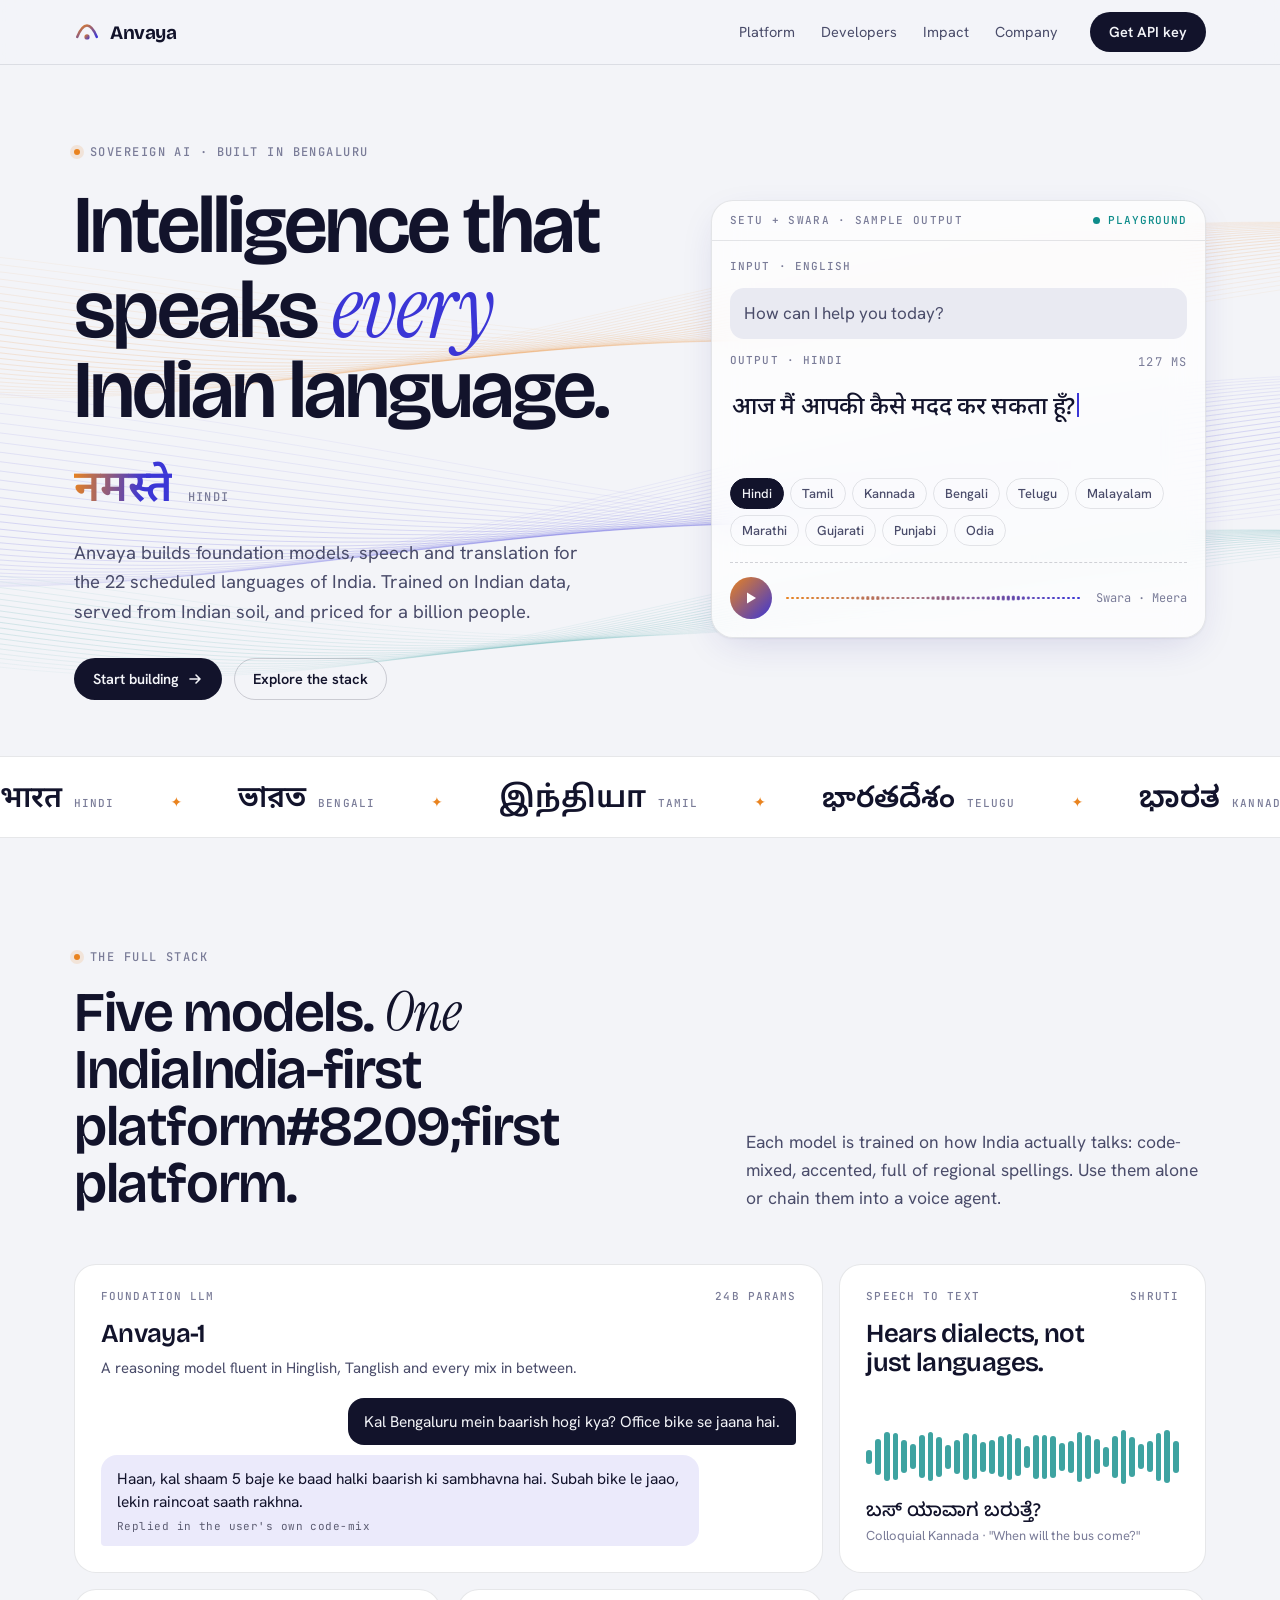
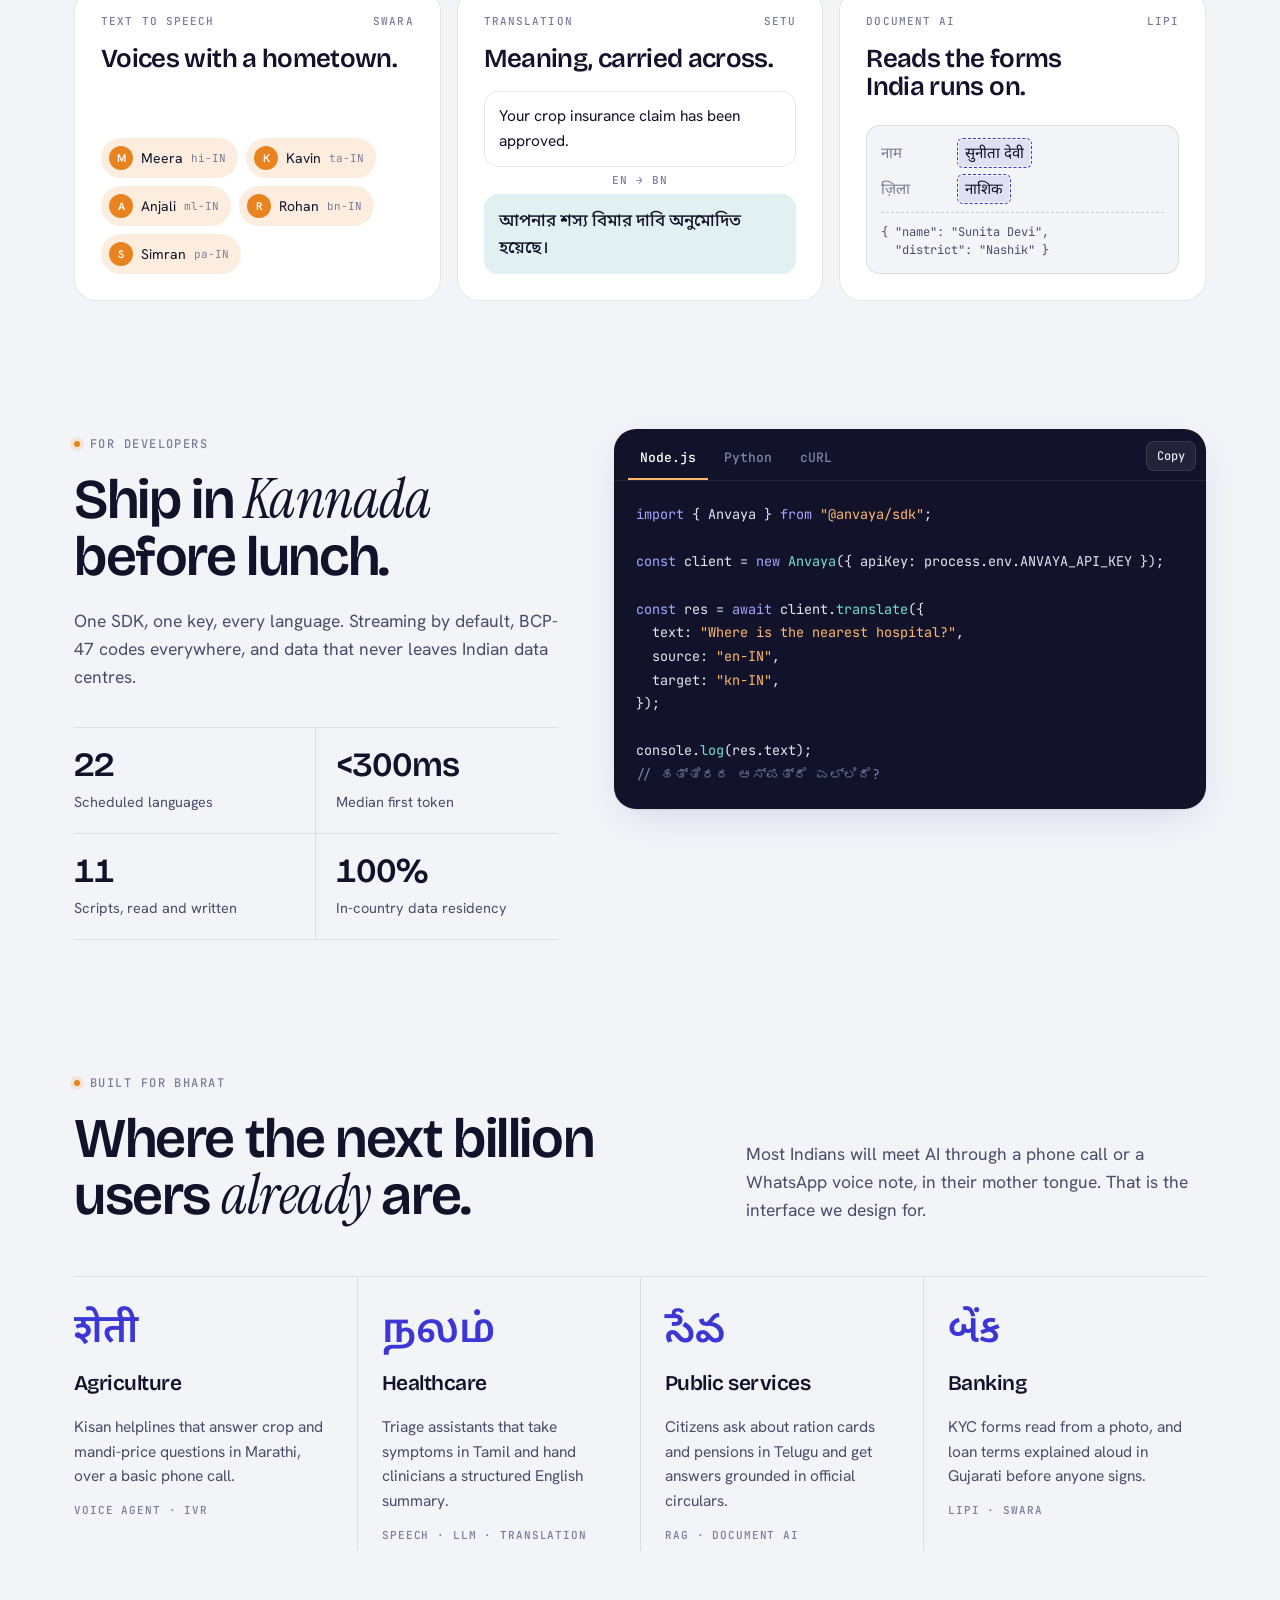
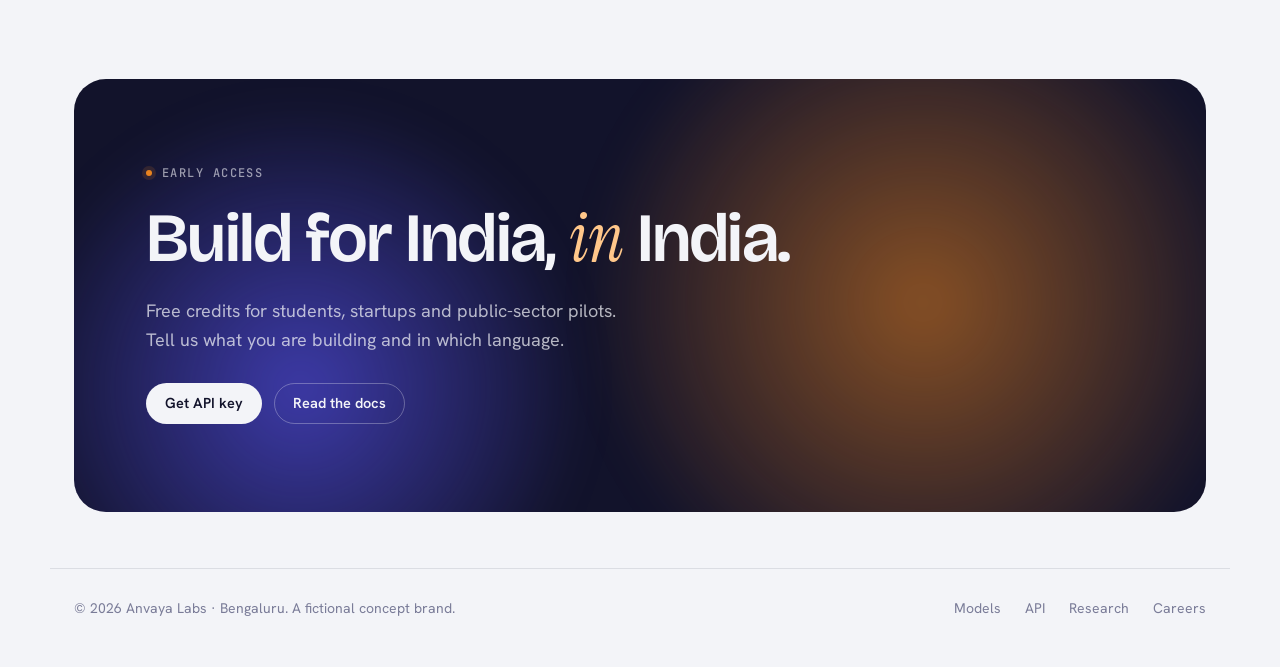
<file: index.html>
<!doctype html>
<html lang="en">
<head>
<meta charset="utf-8">
<meta name="viewport" content="width=device-width, initial-scale=1, viewport-fit=cover">
<title>Anvaya</title>
<link rel="preconnect" href="https://fonts.googleapis.com">
<link rel="preconnect" href="https://fonts.gstatic.com" crossorigin>
<link rel="stylesheet" href="https://fonts.googleapis.com/css2?family=Bricolage+Grotesque:opsz,wght@12..96,400;12..96,600;12..96,700&family=Hanken+Grotesk:wght@400;500;600&family=Instrument+Serif:ital@1&family=JetBrains+Mono:wght@400;500&family=Noto+Sans+Devanagari:wght@500;600&family=Noto+Sans+Bengali:wght@500;600&family=Noto+Sans+Tamil:wght@500;600&family=Noto+Sans+Telugu:wght@500;600&family=Noto+Sans+Kannada:wght@500;600&family=Noto+Sans+Malayalam:wght@500;600&family=Noto+Sans+Gujarati:wght@500;600&family=Noto+Sans+Gurmukhi:wght@500;600&family=Noto+Sans+Oriya:wght@500;600&display=swap">
<style>
  :root {
    --paper: #F3F4F8;
    --paper-2: #FFFFFF;
    --paper-3: #E9EAF2;
    --ink: #12132B;
    --ink-2: #4A4C6A;
    --ink-3: #7A7C98;
    --line: rgba(18, 19, 43, 0.10);
    --line-2: rgba(18, 19, 43, 0.18);
    --indigo: #3B36D6;
    --indigo-soft: rgba(59, 54, 214, 0.10);
    --marigold: #E9831F;
    --marigold-soft: rgba(233, 131, 31, 0.14);
    --teal: #0E8C8A;
    --teal-soft: rgba(14, 140, 138, 0.12);
    --code-bg: #12132B;
    --code-ink: #E4E5F3;
    --code-dim: #7F82A8;
    --code-str: #FFB86B;
    --code-key: #A9A5FF;
    --code-fn: #6FE0D6;
    --glass: rgba(255, 255, 255, 0.72);
    --shadow: 0 1px 2px rgba(18,19,43,.06), 0 12px 40px -12px rgba(40,36,140,.18);

    --f-display: "Bricolage Grotesque", "Noto Sans Devanagari", "Noto Sans Bengali", "Noto Sans Tamil", "Noto Sans Telugu", "Noto Sans Kannada", "Noto Sans Malayalam", "Noto Sans Gujarati", "Noto Sans Gurmukhi", "Noto Sans Oriya", system-ui, sans-serif;
    --f-body: "Hanken Grotesk", "Noto Sans Devanagari", "Noto Sans Bengali", "Noto Sans Tamil", "Noto Sans Telugu", "Noto Sans Kannada", "Noto Sans Malayalam", "Noto Sans Gujarati", "Noto Sans Gurmukhi", "Noto Sans Oriya", system-ui, -apple-system, "Segoe UI", sans-serif;
    --f-serif: "Instrument Serif", Georgia, "Times New Roman", serif;
    --f-mono: "JetBrains Mono", ui-monospace, "SF Mono", Menlo, Consolas, monospace;

    --wrap: 1180px;
    --r-lg: 22px;
    --r-md: 14px;
  }
  @media (prefers-color-scheme: dark) {
    :root:not([data-theme="light"]) {
      color-scheme: dark;
      --paper: #090A17;
      --paper-2: #121427;
      --paper-3: #1A1D36;
      --ink: #ECEDF7;
      --ink-2: #A8AACB;
      --ink-3: #7477A0;
      --line: rgba(236, 237, 247, 0.09);
      --line-2: rgba(236, 237, 247, 0.18);
      --indigo: #938FFF;
      --indigo-soft: rgba(147, 143, 255, 0.14);
      --marigold: #FFB25E;
      --marigold-soft: rgba(255, 178, 94, 0.14);
      --teal: #52D4C8;
      --teal-soft: rgba(82, 212, 200, 0.12);
      --code-bg: #05060F;
      --glass: rgba(18, 20, 39, 0.72);
      --shadow: 0 1px 2px rgba(0,0,0,.4), 0 16px 48px -16px rgba(0,0,0,.7);
    }
  }
  :root[data-theme="dark"] {
    color-scheme: dark;
    --paper: #090A17;
    --paper-2: #121427;
    --paper-3: #1A1D36;
    --ink: #ECEDF7;
    --ink-2: #A8AACB;
    --ink-3: #7477A0;
    --line: rgba(236, 237, 247, 0.09);
    --line-2: rgba(236, 237, 247, 0.18);
    --indigo: #938FFF;
    --indigo-soft: rgba(147, 143, 255, 0.14);
    --marigold: #FFB25E;
    --marigold-soft: rgba(255, 178, 94, 0.14);
    --teal: #52D4C8;
    --teal-soft: rgba(82, 212, 200, 0.12);
    --code-bg: #05060F;
    --glass: rgba(18, 20, 39, 0.72);
    --shadow: 0 1px 2px rgba(0,0,0,.4), 0 16px 48px -16px rgba(0,0,0,.7);
  }

  *, *::before, *::after { box-sizing: border-box; }
  html { scroll-behavior: smooth; }
  body {
    margin: 0;
    background: var(--paper);
    color: var(--ink);
    font: 400 16px/1.6 var(--f-body);
    -webkit-font-smoothing: antialiased;
    overflow-x: hidden;
  }
  a { color: inherit; }
  :focus-visible { outline: 2px solid var(--indigo); outline-offset: 3px; border-radius: 6px; }
  .wrap { width: 100%; max-width: var(--wrap); margin-inline: auto; padding-inline: 24px; }
  @media (max-width: 480px) { .wrap { padding-inline: 16px; } }

  h1, h2, h3 { font-family: var(--f-display); font-weight: 600; letter-spacing: -0.025em; text-wrap: balance; margin: 0; }
  p { margin: 0; }
  .eyebrow {
    font: 500 12px/1 var(--f-mono);
    letter-spacing: 0.12em;
    text-transform: uppercase;
    color: var(--ink-3);
    display: inline-flex; align-items: center; gap: 10px;
  }
  .eyebrow .dot { width: 6px; height: 6px; border-radius: 50%; background: var(--marigold); box-shadow: 0 0 0 4px var(--marigold-soft); }
  em.serif { font-family: var(--f-serif); font-style: italic; font-weight: 400; letter-spacing: -0.01em; }

  /* ---------- Nav ---------- */
  .nav {
    position: sticky; top: env(safe-area-inset-top, 0px); z-index: 20;
    backdrop-filter: saturate(160%) blur(14px);
    -webkit-backdrop-filter: saturate(160%) blur(14px);
    background: color-mix(in srgb, var(--paper) 72%, transparent);
    border-bottom: 1px solid var(--line);
  }
  .nav .wrap { display: flex; align-items: center; gap: 32px; height: 64px; }
  .brand { display: flex; align-items: center; gap: 10px; text-decoration: none; font: 700 19px/1 var(--f-display); letter-spacing: -0.02em; }
  .brand svg { width: 26px; height: 26px; }
  .nav-links { display: flex; gap: 26px; margin-left: auto; }
  .nav-links a { text-decoration: none; font-size: 14.5px; color: var(--ink-2); transition: color .2s; }
  .nav-links a:hover { color: var(--ink); }
  .btn {
    display: inline-flex; align-items: center; gap: 8px;
    font: 600 14.5px/1 var(--f-body);
    padding: 12px 18px; border-radius: 999px; border: 1px solid transparent;
    text-decoration: none; cursor: pointer; transition: transform .2s, background .2s, border-color .2s;
  }
  .btn:hover { transform: translateY(-1px); }
  .btn-ink { background: var(--ink); color: var(--paper); }
  .btn-ghost { background: transparent; color: var(--ink); border-color: var(--line-2); }
  .btn-ghost:hover { border-color: var(--ink-2); }
  .btn svg { width: 16px; height: 16px; }
  @media (max-width: 820px) { .nav-links { display: none; } .nav .btn { margin-left: auto; } }

  /* ---------- Hero ---------- */
  .hero { position: relative; isolation: isolate; padding-block: 72px 56px; }
  #silk { position: absolute; inset: 0; width: 100%; height: 100%; z-index: -1; pointer-events: none; }
  .hero::after {
    content: ""; position: absolute; inset: auto 0 0 0; height: 140px; z-index: -1;
    background: linear-gradient(to bottom, transparent, var(--paper));
  }
  .hero-grid { display: grid; grid-template-columns: 1.08fr 0.92fr; gap: 56px; align-items: center; }
  @media (max-width: 960px) { .hero-grid { grid-template-columns: 1fr; gap: 44px; } }
  .hero h1 {
    font-size: clamp(42px, 6.4vw, 84px);
    line-height: 0.98;
    font-weight: 600;
    font-variation-settings: "opsz" 96;
    margin-top: 22px;
  }
  .hero h1 em.serif { color: var(--indigo); font-size: 1.06em; }
  .greet {
    margin-top: 28px;
    display: flex; align-items: baseline; gap: 16px; flex-wrap: wrap;
    min-height: 1.5em;
  }
  .greet-word {
    font: 600 clamp(30px, 3.6vw, 44px)/1.3 var(--f-display);
    background: linear-gradient(95deg, var(--marigold), var(--indigo) 70%);
    -webkit-background-clip: text; background-clip: text; color: transparent;
    display: inline-block;
    transition: transform .5s cubic-bezier(.2,.8,.2,1), filter .5s, opacity .5s;
  }
  .greet-word.out { transform: translateY(-10px); filter: blur(6px); opacity: 0; }
  .greet-lang { font: 500 12px/1 var(--f-mono); letter-spacing: .1em; text-transform: uppercase; color: var(--ink-3); }
  .lede { margin-top: 22px; font-size: 18.5px; line-height: 1.6; color: var(--ink-2); max-width: 52ch; }
  .cta-row { margin-top: 32px; display: flex; gap: 12px; flex-wrap: wrap; }

  .rise { animation: rise .9s cubic-bezier(.2,.8,.2,1) both; }
  .rise.d1 { animation-delay: .08s; } .rise.d2 { animation-delay: .16s; } .rise.d3 { animation-delay: .24s; } .rise.d4 { animation-delay: .32s; }
  @keyframes rise { from { transform: translateY(18px); } to { transform: none; } }

  /* ---------- Console ---------- */
  .console {
    background: var(--glass);
    border: 1px solid var(--line);
    border-radius: var(--r-lg);
    box-shadow: var(--shadow);
    backdrop-filter: blur(18px); -webkit-backdrop-filter: blur(18px);
    overflow: hidden;
  }
  .console-head { display: flex; align-items: center; justify-content: space-between; gap: 12px; padding: 14px 18px; border-bottom: 1px solid var(--line); }
  .console-head .eyebrow { font-size: 11px; }
  .live { display: inline-flex; align-items: center; gap: 8px; font: 500 11px/1 var(--f-mono); color: var(--teal); letter-spacing: .08em; text-transform: uppercase; }
  .live i { width: 7px; height: 7px; border-radius: 50%; background: var(--teal); animation: pulse 1.8s infinite; }
  @keyframes pulse { 0%,100% { box-shadow: 0 0 0 0 var(--teal-soft); } 50% { box-shadow: 0 0 0 6px transparent; } }
  .console-body { padding: 20px 18px 18px; display: grid; gap: 16px; }
  .io-label { font: 500 11px/1 var(--f-mono); letter-spacing: .1em; text-transform: uppercase; color: var(--ink-3); display: flex; justify-content: space-between; }
  .io-src { font-size: 17px; color: var(--ink-2); padding: 12px 14px; border-radius: var(--r-md); background: var(--paper-3); }
  .io-out {
    font: 500 24px/1.45 var(--f-display); letter-spacing: -0.01em;
    min-height: 3.2em; padding: 4px 2px;
  }
  .caret { display: inline-block; width: 2px; height: 1em; background: var(--indigo); vertical-align: -0.12em; margin-left: 2px; animation: blink 1s steps(1) infinite; }
  @keyframes blink { 50% { opacity: 0; } }
  .chips { display: flex; flex-wrap: wrap; gap: 6px; }
  .chip {
    font: 500 13px/1 var(--f-body); color: var(--ink-2);
    padding: 8px 11px; border-radius: 999px;
    border: 1px solid var(--line); background: transparent; cursor: pointer;
    transition: background .2s, color .2s, border-color .2s;
  }
  .chip:hover { border-color: var(--line-2); color: var(--ink); }
  .chip[aria-selected="true"] { background: var(--ink); color: var(--paper); border-color: var(--ink); }
  .voice-row { display: flex; align-items: center; gap: 14px; padding-top: 14px; border-top: 1px dashed var(--line-2); }
  .play {
    flex: none; width: 42px; height: 42px; border-radius: 50%;
    display: grid; place-items: center; border: none; cursor: pointer;
    background: linear-gradient(135deg, var(--marigold), var(--indigo));
    color: #fff;
  }
  .play svg { width: 16px; height: 16px; }
  #wave { flex: 1; height: 42px; min-width: 0; }
  .meta { font: 400 12px/1.2 var(--f-mono); color: var(--ink-3); font-variant-numeric: tabular-nums; white-space: nowrap; }

  /* ---------- Script marquee ---------- */
  .marquee { border-block: 1px solid var(--line); overflow: hidden; padding-block: 22px; background: var(--paper-2); }
  .marquee-track { display: flex; gap: 56px; width: max-content; animation: slide 48s linear infinite; }
  .marquee:hover .marquee-track { animation-play-state: paused; }
  .marquee span { font: 600 30px/1.2 var(--f-display); color: var(--ink); white-space: nowrap; display: inline-flex; align-items: baseline; gap: 12px; }
  .marquee span small { font: 500 11px/1 var(--f-mono); letter-spacing: .1em; text-transform: uppercase; color: var(--ink-3); }
  .marquee span::after { content: "✦"; font-size: 14px; color: var(--marigold); margin-left: 44px; }
  @keyframes slide { to { transform: translateX(-50%); } }

  /* ---------- Section scaffolding ---------- */
  section.block { padding-block: 104px; }
  .sec-head { display: grid; grid-template-columns: 1fr 1fr; gap: 40px; align-items: end; margin-bottom: 52px; }
  .sec-head h2 { font-size: clamp(34px, 4.4vw, 56px); line-height: 1.02; margin-top: 16px; }
  .sec-head p { color: var(--ink-2); font-size: 17.5px; max-width: 46ch; justify-self: end; }
  @media (max-width: 820px) { .sec-head { grid-template-columns: 1fr; } .sec-head p { justify-self: start; } section.block { padding-block: 72px; } }

  /* ---------- Bento ---------- */
  .bento { display: grid; grid-template-columns: repeat(6, 1fr); gap: 16px; }
  .card {
    background: var(--paper-2); border: 1px solid var(--line); border-radius: var(--r-lg);
    padding: 26px; display: flex; flex-direction: column; gap: 18px; min-width: 0;
    transition: transform .35s cubic-bezier(.2,.8,.2,1), box-shadow .35s;
  }
  .card:hover { transform: translateY(-3px); box-shadow: var(--shadow); }
  .card .tag { font: 500 11px/1 var(--f-mono); letter-spacing: .1em; text-transform: uppercase; color: var(--ink-3); display: flex; justify-content: space-between; gap: 8px; }
  .card h3 { font-size: 26px; line-height: 1.1; }
  .card h3 small { display: block; font: 400 15px/1.5 var(--f-body); letter-spacing: 0; color: var(--ink-2); margin-top: 8px; }
  .card .viz { margin-top: auto; }
  .c-llm { grid-column: span 4; }
  .c-stt { grid-column: span 2; }
  .c-tts, .c-setu, .c-lipi { grid-column: span 2; }
  @media (max-width: 960px) {
    .bento { grid-template-columns: repeat(2, 1fr); }
    .c-llm { grid-column: span 2; }
    .c-stt, .c-tts, .c-setu { grid-column: span 1; }
    .c-lipi { grid-column: span 1; }
  }
  @media (max-width: 620px) { .bento { grid-template-columns: 1fr; } .c-llm, .c-stt, .c-tts, .c-setu, .c-lipi { grid-column: span 1; } }

  .chat { display: grid; gap: 10px; }
  .bubble { padding: 12px 16px; border-radius: 16px; font-size: 15.5px; max-width: 86%; line-height: 1.5; }
  .bubble.me { justify-self: end; background: var(--ink); color: var(--paper); border-bottom-right-radius: 4px; }
  .bubble.ai { background: var(--indigo-soft); color: var(--ink); border-bottom-left-radius: 4px; }
  .bubble .note { display: block; margin-top: 6px; font: 400 11px/1.3 var(--f-mono); letter-spacing: .04em; opacity: .65; }

  .bars { display: flex; align-items: center; gap: 3px; height: 56px; }
  .bars i { flex: 1; border-radius: 3px; background: var(--teal); opacity: .8; height: 20%; animation: eq 1.2s ease-in-out infinite; }
  @keyframes eq { 0%,100% { transform: scaleY(.35); } 50% { transform: scaleY(1); } }
  .transcript { margin-top: 12px; font: 500 19px/1.4 var(--f-display); }
  .transcript small { display: block; font: 400 13px/1.4 var(--f-body); color: var(--ink-3); margin-top: 4px; }

  .voices { display: flex; flex-wrap: wrap; gap: 8px; }
  .voice { display: inline-flex; align-items: center; gap: 8px; padding: 8px 12px 8px 8px; border-radius: 999px; background: var(--marigold-soft); font-size: 14px; }
  .voice b { width: 24px; height: 24px; border-radius: 50%; display: grid; place-items: center; font: 600 11px/1 var(--f-body); color: #fff; background: var(--marigold); }
  .voice span { color: var(--ink-3); font: 400 11px/1 var(--f-mono); }

  .pair { display: grid; gap: 8px; }
  .pair div { padding: 12px 14px; border-radius: var(--r-md); border: 1px solid var(--line); font-size: 15.5px; }
  .pair div:last-child { background: var(--teal-soft); border-color: transparent; font-family: var(--f-display); font-weight: 500; font-size: 17px; }
  .pair .arrow { justify-self: center; font: 500 11px/1 var(--f-mono); color: var(--ink-3); letter-spacing: .1em; padding: 0; border: none; }

  .doc { position: relative; border: 1px solid var(--line); border-radius: var(--r-md); padding: 14px; background: var(--paper); display: grid; gap: 10px; font-size: 15px; }
  .doc .row { display: flex; gap: 10px; align-items: baseline; }
  .doc .k { color: var(--ink-3); min-width: 4.5em; }
  .doc .v { position: relative; padding: 1px 6px; border-radius: 4px; outline: 1.5px dashed var(--indigo); outline-offset: 1px; background: var(--indigo-soft); }
  .doc .json { font: 400 12px/1.5 var(--f-mono); color: var(--ink-2); border-top: 1px dashed var(--line-2); padding-top: 10px; overflow-x: auto; white-space: pre; }

  /* ---------- Developers ---------- */
  .dev { display: grid; grid-template-columns: 0.9fr 1.1fr; gap: 56px; align-items: start; }
  @media (max-width: 960px) { .dev { grid-template-columns: 1fr; gap: 40px; } }
  .dev h2 { font-size: clamp(34px, 4.4vw, 56px); line-height: 1.02; margin-top: 16px; }
  .dev .lede { font-size: 17.5px; }
  .facts { margin-top: 36px; display: grid; grid-template-columns: 1fr 1fr; gap: 0; border-top: 1px solid var(--line); }
  .fact { padding: 20px 0; border-bottom: 1px solid var(--line); }
  .fact:nth-child(odd) { padding-right: 20px; border-right: 1px solid var(--line); }
  .fact:nth-child(even) { padding-left: 20px; }
  .fact strong { display: block; font: 600 34px/1 var(--f-display); letter-spacing: -0.03em; font-variant-numeric: tabular-nums; }
  .fact span { display: block; margin-top: 8px; color: var(--ink-2); font-size: 14.5px; }

  .code { background: var(--code-bg); border-radius: var(--r-lg); overflow: hidden; box-shadow: var(--shadow); color: var(--code-ink); }
  .code-head { display: flex; align-items: center; gap: 4px; padding: 10px 10px 0 14px; border-bottom: 1px solid rgba(255,255,255,.08); }
  .tab {
    background: none; border: none; cursor: pointer; color: var(--code-dim);
    font: 500 13px/1 var(--f-mono); padding: 12px 12px 14px; border-bottom: 2px solid transparent;
  }
  .tab[aria-selected="true"] { color: #fff; border-bottom-color: #FFB86B; }
  .copy { margin-left: auto; background: rgba(255,255,255,.07); color: var(--code-ink); border: 1px solid rgba(255,255,255,.1); border-radius: 8px; font: 500 12px/1 var(--f-mono); padding: 8px 10px; cursor: pointer; margin-bottom: 8px; }
  .copy:hover { background: rgba(255,255,255,.12); }
  pre { margin: 0; padding: 22px; overflow-x: auto; font: 400 13.5px/1.75 var(--f-mono); }
  pre code { font-family: inherit; }
  .t-c { color: var(--code-dim); }
  .t-s { color: var(--code-str); }
  .t-k { color: var(--code-key); }
  .t-f { color: var(--code-fn); }

  /* ---------- Use cases ---------- */
  .uses { display: grid; grid-template-columns: repeat(4, 1fr); gap: 0; border-top: 1px solid var(--line); }
  .use { padding: 28px 24px 8px 0; display: grid; gap: 14px; align-content: start; }
  .use + .use { padding-left: 24px; border-left: 1px solid var(--line); }
  .use .script { font: 600 40px/1.2 var(--f-display); color: var(--indigo); }
  .use h3 { font-size: 21px; }
  .use p { color: var(--ink-2); font-size: 15.5px; }
  .use .who { font: 500 11px/1.4 var(--f-mono); letter-spacing: .08em; text-transform: uppercase; color: var(--ink-3); }
  @media (max-width: 960px) {
    .uses { grid-template-columns: 1fr 1fr; }
    .use:nth-child(3) { padding-left: 0; border-left: none; }
    .use:nth-child(n+3) { border-top: 1px solid var(--line); }
  }
  @media (max-width: 560px) {
    .uses { grid-template-columns: 1fr; }
    .use, .use + .use { padding-left: 0; border-left: none; }
    .use + .use { border-top: 1px solid var(--line); }
  }

  /* ---------- Closing ---------- */
  .closing {
    position: relative; overflow: hidden; border-radius: 32px;
    padding: clamp(40px, 7vw, 88px) clamp(24px, 6vw, 72px);
    background: var(--ink); color: var(--paper);
    display: grid; gap: 24px; justify-items: start;
  }
  .closing::before {
    content: ""; position: absolute; inset: -40% -10% auto auto; width: 70%; aspect-ratio: 1; max-width: 100%;
    background: radial-gradient(circle, rgba(233,131,31,.55), transparent 60%);
    filter: blur(20px); pointer-events: none;
  }
  .closing::after {
    content: ""; position: absolute; inset: auto auto -50% -10%; width: 60%; aspect-ratio: 1; max-width: 100%;
    background: radial-gradient(circle, rgba(91,86,255,.6), transparent 60%);
    filter: blur(20px); pointer-events: none;
  }
  .closing > * { position: relative; z-index: 1; }
  .closing h2 { font-size: clamp(36px, 5.4vw, 72px); line-height: 1; max-width: 16ch; }
  .closing h2 em.serif { color: #FFC78A; }
  .closing p { color: color-mix(in srgb, var(--paper) 72%, transparent); font-size: 18px; max-width: 50ch; }
  .closing .btn-ink { background: var(--paper); color: var(--ink); }
  .closing .btn-ghost { color: var(--paper); border-color: color-mix(in srgb, var(--paper) 30%, transparent); }

  footer { padding-block: 56px 48px; color: var(--ink-3); font-size: 14px; }
  .foot { display: flex; flex-wrap: wrap; gap: 20px 40px; justify-content: space-between; align-items: center; border-top: 1px solid var(--line); padding-top: 28px; }
  .foot-links { display: flex; gap: 24px; flex-wrap: wrap; }
  .foot-links a { text-decoration: none; }
  .foot-links a:hover { color: var(--ink); }

  @media (prefers-reduced-motion: reduce) {
    *, *::before, *::after { animation-duration: .001ms !important; animation-iteration-count: 1 !important; transition-duration: .001ms !important; }
    html { scroll-behavior: auto; }
  }
</style>
</head>
<body>

<header class="nav">
  <div class="wrap">
    <a class="brand" href="#top" aria-label="Anvaya home">
      <svg viewBox="0 0 32 32" aria-hidden="true">
        <defs><linearGradient id="lg" x1="0" y1="0" x2="1" y2="1"><stop offset="0" stop-color="#E9831F"/><stop offset="1" stop-color="#3B36D6"/></linearGradient></defs>
        <path d="M4 22c4-10 8-14 12-14s8 4 12 14" fill="none" stroke="url(#lg)" stroke-width="3.2" stroke-linecap="round"/>
        <circle cx="16" cy="22" r="3.2" fill="url(#lg)"/>
      </svg>
      Anvaya
    </a>
    <nav class="nav-links" aria-label="Primary">
      <a href="#platform">Platform</a>
      <a href="#developers">Developers</a>
      <a href="#impact">Impact</a>
      <a href="#contact">Company</a>
    </nav>
    <a class="btn btn-ink" href="#developers">Get API key</a>
  </div>
</header>

<main id="top">
  <!-- ============ HERO ============ -->
  <section class="hero">
    <canvas id="silk" aria-hidden="true"></canvas>
    <div class="wrap hero-grid">
      <div>
        <span class="eyebrow rise"><span class="dot"></span>Sovereign AI · Built in Bengaluru</span>
        <h1 class="rise d1">Intelligence that speaks <em class="serif">every</em> Indian language.</h1>
        <div class="greet rise d2" aria-live="polite">
          <span class="greet-word" id="greetWord" lang="hi">नमस्ते</span>
          <span class="greet-lang" id="greetLang">Hindi</span>
        </div>
        <p class="lede rise d3">Anvaya builds foundation models, speech and translation for the 22 scheduled languages of India. Trained on Indian data, served from Indian soil, and priced for a billion people.</p>
        <div class="cta-row rise d4">
          <a class="btn btn-ink" href="#developers">Start building
            <svg viewBox="0 0 16 16" fill="none" aria-hidden="true"><path d="M3 8h10M9 4l4 4-4 4" stroke="currentColor" stroke-width="1.6" stroke-linecap="round" stroke-linejoin="round"/></svg>
          </a>
          <a class="btn btn-ghost" href="#platform">Explore the stack</a>
        </div>
      </div>

      <!-- Live demo console -->
      <div class="console rise d2" aria-label="Translation and voice demo">
        <div class="console-head">
          <span class="eyebrow">Setu + Swara · sample output</span>
          <span class="live"><i></i>Playground</span>
        </div>
        <div class="console-body">
          <div class="io-label"><span>Input · English</span></div>
          <div class="io-src">How can I help you today?</div>
          <div class="io-label"><span id="outLabel">Output · Hindi</span><span class="meta" id="latency">142 ms</span></div>
          <div class="io-out" id="out" aria-live="polite"></div>
          <div class="chips" role="tablist" aria-label="Target language" id="chips"></div>
          <div class="voice-row">
            <button class="play" id="play" aria-label="Speak the translation">
              <svg viewBox="0 0 16 16" aria-hidden="true"><path d="M4 2.5v11l9-5.5z" fill="currentColor"/></svg>
            </button>
            <canvas id="wave" aria-hidden="true"></canvas>
            <span class="meta" id="voiceName">Swara · Meera</span>
          </div>
        </div>
      </div>
    </div>
  </section>

  <!-- ============ SCRIPT MARQUEE ============ -->
  <div class="marquee" aria-label="India, written in ten scripts">
    <div class="marquee-track" id="marquee"></div>
  </div>

  <!-- ============ PLATFORM ============ -->
  <section class="block" id="platform">
    <div class="wrap">
      <div class="sec-head">
        <div>
          <span class="eyebrow"><span class="dot"></span>The full stack</span>
          <h2>Five models. <em class="serif">One</em> IndiaIndia-first platform#8209;first platform.</h2>
        </div>
        <p>Each model is trained on how India actually talks: code-mixed, accented, full of regional spellings. Use them alone or chain them into a voice agent.</p>
      </div>

      <div class="bento">
        <article class="card c-llm">
          <div class="tag"><span>Foundation LLM</span><span>24B params</span></div>
          <h3>Anvaya-1<small>A reasoning model fluent in Hinglish, Tanglish and every mix in between.</small></h3>
          <div class="viz chat">
            <div class="bubble me">Kal Bengaluru mein baarish hogi kya? Office bike se jaana hai.</div>
            <div class="bubble ai">Haan, kal shaam 5 baje ke baad halki baarish ki sambhavna hai. Subah bike le jaao, lekin raincoat saath rakhna.<span class="note">Replied in the user's own code-mix</span></div>
          </div>
        </article>

        <article class="card c-stt">
          <div class="tag"><span>Speech to text</span><span>Shruti</span></div>
          <h3>Hears dialects, not just languages.</h3>
          <div class="viz">
            <div class="bars" id="bars" aria-hidden="true"></div>
            <p class="transcript" lang="kn">ಬಸ್ ಯಾವಾಗ ಬರುತ್ತೆ?<small>Colloquial Kannada · "When will the bus come?"</small></p>
          </div>
        </article>

        <article class="card c-tts">
          <div class="tag"><span>Text to speech</span><span>Swara</span></div>
          <h3>Voices with a hometown.</h3>
          <div class="viz voices">
            <span class="voice"><b>M</b>Meera <span>hi-IN</span></span>
            <span class="voice"><b>K</b>Kavin <span>ta-IN</span></span>
            <span class="voice"><b>A</b>Anjali <span>ml-IN</span></span>
            <span class="voice"><b>R</b>Rohan <span>bn-IN</span></span>
            <span class="voice"><b>S</b>Simran <span>pa-IN</span></span>
          </div>
        </article>

        <article class="card c-setu">
          <div class="tag"><span>Translation</span><span>Setu</span></div>
          <h3>Meaning, carried across.</h3>
          <div class="viz pair">
            <div>Your crop insurance claim has been approved.</div>
            <div class="arrow">EN → BN</div>
            <div lang="bn">আপনার শস্য বিমার দাবি অনুমোদিত হয়েছে।</div>
          </div>
        </article>

        <article class="card c-lipi">
          <div class="tag"><span>Document AI</span><span>Lipi</span></div>
          <h3>Reads the forms India runs on.</h3>
          <div class="viz doc" lang="hi">
            <div class="row"><span class="k">नाम</span><span class="v">सुनीता देवी</span></div>
            <div class="row"><span class="k">ज़िला</span><span class="v">नाशिक</span></div>
            <div class="json">{ "name": "Sunita Devi",
  "district": "Nashik" }</div>
          </div>
        </article>
      </div>
    </div>
  </section>

  <!-- ============ DEVELOPERS ============ -->
  <section class="block" id="developers" style="padding-top: 24px;">
    <div class="wrap dev">
      <div>
        <span class="eyebrow"><span class="dot"></span>For developers</span>
        <h2>Ship in <em class="serif">Kannada</em> before lunch.</h2>
        <p class="lede">One SDK, one key, every language. Streaming by default, BCP-47 codes everywhere, and data that never leaves Indian data centres.</p>
        <div class="facts">
          <div class="fact"><strong>22</strong><span>Scheduled languages</span></div>
          <div class="fact"><strong>&lt;300ms</strong><span>Median first token</span></div>
          <div class="fact"><strong>11</strong><span>Scripts, read and written</span></div>
          <div class="fact"><strong>100%</strong><span>In-country data residency</span></div>
        </div>
      </div>

      <div class="code">
        <div class="code-head" role="tablist" aria-label="Code language">
          <button class="tab" role="tab" aria-selected="true" data-lang="node">Node.js</button>
          <button class="tab" role="tab" aria-selected="false" data-lang="python">Python</button>
          <button class="tab" role="tab" aria-selected="false" data-lang="curl">cURL</button>
          <button class="copy" id="copy">Copy</button>
        </div>
        <pre><code id="codeBlock"></code></pre>
      </div>
    </div>
  </section>

  <!-- ============ IMPACT ============ -->
  <section class="block" id="impact" style="padding-top: 24px;">
    <div class="wrap">
      <div class="sec-head">
        <div>
          <span class="eyebrow"><span class="dot"></span>Built for Bharat</span>
          <h2>Where the next billion users <em class="serif">already</em> are.</h2>
        </div>
        <p>Most Indians will meet AI through a phone call or a WhatsApp voice note, in their mother tongue. That is the interface we design for.</p>
      </div>
      <div class="uses">
        <div class="use">
          <span class="script" lang="mr">शेती</span>
          <h3>Agriculture</h3>
          <p>Kisan helplines that answer crop and mandi-price questions in Marathi, over a basic phone call.</p>
          <span class="who">Voice agent · IVR</span>
        </div>
        <div class="use">
          <span class="script" lang="ta">நலம்</span>
          <h3>Healthcare</h3>
          <p>Triage assistants that take symptoms in Tamil and hand clinicians a structured English summary.</p>
          <span class="who">Speech · LLM · Translation</span>
        </div>
        <div class="use">
          <span class="script" lang="te">సేవ</span>
          <h3>Public services</h3>
          <p>Citizens ask about ration cards and pensions in Telugu and get answers grounded in official circulars.</p>
          <span class="who">RAG · Document AI</span>
        </div>
        <div class="use">
          <span class="script" lang="gu">બેંક</span>
          <h3>Banking</h3>
          <p>KYC forms read from a photo, and loan terms explained aloud in Gujarati before anyone signs.</p>
          <span class="who">Lipi · Swara</span>
        </div>
      </div>
    </div>
  </section>

  <!-- ============ CLOSING ============ -->
  <section class="block" id="contact" style="padding-top: 24px; padding-bottom: 0;">
    <div class="wrap">
      <div class="closing">
        <span class="eyebrow" style="color: color-mix(in srgb, var(--paper) 60%, transparent);"><span class="dot"></span>Early access</span>
        <h2>Build for India, <em class="serif">in</em> India.</h2>
        <p>Free credits for students, startups and public-sector pilots. Tell us what you are building and in which language.</p>
        <div class="cta-row" style="margin-top: 4px;">
          <a class="btn btn-ink" href="#developers">Get API key</a>
          <a class="btn btn-ghost" href="#platform">Read the docs</a>
        </div>
      </div>
    </div>
  </section>
</main>

<footer>
  <div class="wrap foot">
    <span>© 2026 Anvaya Labs · Bengaluru. A fictional concept brand.</span>
    <div class="foot-links">
      <a href="#platform">Models</a>
      <a href="#developers">API</a>
      <a href="#impact">Research</a>
      <a href="#contact">Careers</a>
    </div>
  </div>
</footer>

<script>
(() => {
  const reduce = window.matchMedia('(prefers-reduced-motion: reduce)').matches;
  const css = (name) => getComputedStyle(document.documentElement).getPropertyValue(name).trim();

  /* ---------- Rotating greeting ---------- */
  const greetings = [
    ['नमस्ते', 'Hindi', 'hi'], ['নমস্কার', 'Bengali', 'bn'], ['வணக்கம்', 'Tamil', 'ta'],
    ['నమస్కారం', 'Telugu', 'te'], ['ನಮಸ್ಕಾರ', 'Kannada', 'kn'], ['നമസ്കാരം', 'Malayalam', 'ml'],
    ['નમસ્તે', 'Gujarati', 'gu'], ['ਸਤ ਸ੍ਰੀ ਅਕਾਲ', 'Punjabi', 'pa'], ['ନମସ୍କାର', 'Odia', 'or'], ['नमस्कार', 'Marathi', 'mr']
  ];
  const gw = document.getElementById('greetWord');
  const gl = document.getElementById('greetLang');
  let gi = 0;
  setInterval(() => {
    gi = (gi + 1) % greetings.length;
    gw.classList.add('out');
    setTimeout(() => {
      const [w, l, code] = greetings[gi];
      gw.textContent = w; gw.lang = code; gl.textContent = l;
      gw.classList.remove('out');
    }, reduce ? 0 : 420);
  }, 2600);

  /* ---------- Marquee ---------- */
  const india = [
    ['भारत', 'Hindi'], ['ভারত', 'Bengali'], ['இந்தியா', 'Tamil'], ['భారతదేశం', 'Telugu'], ['ಭಾರತ', 'Kannada'],
    ['ഭാരതം', 'Malayalam'], ['ભારત', 'Gujarati'], ['ਭਾਰਤ', 'Punjabi'], ['ଭାରତ', 'Odia'], ['India', 'English']
  ];
  const mq = document.getElementById('marquee');
  const items = india.map(([w, l]) => `<span>${w}<small>${l}</small></span>`).join('');
  mq.innerHTML = items + items;
  mq.lastElementChild && [...mq.children].slice(india.length).forEach(el => el.setAttribute('aria-hidden', 'true'));

  /* ---------- Translation console ---------- */
  const langs = [
    { name: 'Hindi', code: 'hi-IN', text: 'आज मैं आपकी कैसे मदद कर सकता हूँ?', voice: 'Meera' },
    { name: 'Tamil', code: 'ta-IN', text: 'இன்று நான் உங்களுக்கு எப்படி உதவ முடியும்?', voice: 'Kavin' },
    { name: 'Kannada', code: 'kn-IN', text: 'ಇಂದು ನಾನು ನಿಮಗೆ ಹೇಗೆ ಸಹಾಯ ಮಾಡಬಹುದು?', voice: 'Deepa' },
    { name: 'Bengali', code: 'bn-IN', text: 'আজ আমি আপনাকে কীভাবে সাহায্য করতে পারি?', voice: 'Rohan' },
    { name: 'Telugu', code: 'te-IN', text: 'ఈరోజు నేను మీకు ఎలా సహాయం చేయగలను?', voice: 'Sravani' },
    { name: 'Malayalam', code: 'ml-IN', text: 'ഇന്ന് ഞാൻ നിങ്ങളെ എങ്ങനെ സഹായിക്കാം?', voice: 'Anjali' },
    { name: 'Marathi', code: 'mr-IN', text: 'आज मी तुम्हाला कशी मदत करू शकतो?', voice: 'Aarav' },
    { name: 'Gujarati', code: 'gu-IN', text: 'આજે હું તમારી કેવી રીતે મદદ કરી શકું?', voice: 'Hetal' },
    { name: 'Punjabi', code: 'pa-IN', text: 'ਅੱਜ ਮੈਂ ਤੁਹਾਡੀ ਕਿਵੇਂ ਮਦਦ ਕਰ ਸਕਦਾ ਹਾਂ?', voice: 'Simran' },
    { name: 'Odia', code: 'or-IN', text: 'ଆଜି ମୁଁ ଆପଣଙ୍କୁ କିପରି ସାହାଯ୍ୟ କରିପାରିବି?', voice: 'Subhashree' }
  ];
  const chips = document.getElementById('chips');
  const out = document.getElementById('out');
  const outLabel = document.getElementById('outLabel');
  const latency = document.getElementById('latency');
  const voiceName = document.getElementById('voiceName');
  let current = 0, typeTimer = null, speaking = 0;

  langs.forEach((l, i) => {
    const b = document.createElement('button');
    b.className = 'chip'; b.type = 'button'; b.setAttribute("role", "tab"); b.id = 'chip-' + l.code;
    b.textContent = l.name;
    b.setAttribute('aria-selected', i === 0 ? 'true' : 'false');
    b.addEventListener('click', () => select(i));
    chips.appendChild(b);
  });

  function typeOut(text, lang) {
    clearTimeout(typeTimer);
    out.lang = lang;
    // Split by grapheme so combining marks in Indic scripts stay attached.
    const seg = window.Intl && Intl.Segmenter ? [...new Intl.Segmenter(lang, { granularity: 'grapheme' }).segment(text)].map(s => s.segment) : [...text];
    if (reduce) { out.textContent = text; return; }
    let n = 0;
    const step = () => {
      out.innerHTML = '';
      out.append(seg.slice(0, n).join(''));
      const c = document.createElement('span'); c.className = 'caret'; out.append(c);
      if (n++ < seg.length) typeTimer = setTimeout(step, 38 + Math.random() * 40);
    };
    step();
  }

  function select(i) {
    current = i;
    const l = langs[i];
    [...chips.children].forEach((c, j) => c.setAttribute('aria-selected', j === i ? 'true' : 'false'));
    outLabel.textContent = 'Output · ' + l.name;
    latency.textContent = (118 + Math.round(Math.random() * 70)) + ' ms';
    voiceName.textContent = 'Swara · ' + l.voice;
    typeOut(l.text, l.code);
    speaking = 1.2;
  }

  document.getElementById('play').addEventListener('click', () => {
    const l = langs[current];
    speaking = 3.5;
    try {
      if ('speechSynthesis' in window) {
        const u = new SpeechSynthesisUtterance(l.text);
        u.lang = l.code;
        const v = speechSynthesis.getVoices().find(v => v.lang && v.lang.toLowerCase().startsWith(l.code.slice(0, 2)));
        if (v) u.voice = v;
        u.onend = () => { speaking = 0.4; };
        speechSynthesis.cancel(); speechSynthesis.speak(u);
      }
    } catch (e) { /* Voice output is optional; the waveform still animates. */ }
  });

  // Auto-cycle languages until the visitor picks one.
  let userPicked = false;
  chips.addEventListener('click', () => { userPicked = true; }, { once: true });
  select(0);
  if (!reduce) setInterval(() => { if (!userPicked) select((current + 1) % langs.length); }, 5200);

  /* ---------- Waveform ---------- */
  const wave = document.getElementById('wave');
  const wctx = wave.getContext('2d');
  function sizeCanvas(c, ctx) {
    const r = Math.min(window.devicePixelRatio || 1, 2);
    const { width, height } = c.getBoundingClientRect();
    c.width = Math.max(1, width * r); c.height = Math.max(1, height * r);
    ctx.setTransform(r, 0, 0, r, 0, 0);
    return { w: width, h: height };
  }
  let ws = sizeCanvas(wave, wctx);

  /* ---------- STT bars ---------- */
  const bars = document.getElementById('bars');
  for (let i = 0; i < 36; i++) {
    const b = document.createElement('i');
    const h = 25 + Math.abs(Math.sin(i * 0.7) * 55) + (i % 5) * 4;
    b.style.height = Math.min(100, h) + '%';
    b.style.animationDelay = (-(i * 0.09) % 1.2).toFixed(2) + 's';
    bars.appendChild(b);
  }

  /* ---------- Silk ribbons (hero) ---------- */
  const silk = document.getElementById('silk');
  const sctx = silk.getContext('2d');
  let ss = sizeCanvas(silk, sctx);
  window.addEventListener('resize', () => { ss = sizeCanvas(silk, sctx); ws = sizeCanvas(wave, wctx); });

  function hexA(hex, a) {
    const h = hex.replace('#', '');
    const n = parseInt(h.length === 3 ? h.split('').map(x => x + x).join('') : h, 16);
    return `rgba(${n >> 16 & 255},${n >> 8 & 255},${n & 255},${a})`;
  }

  function drawSilk(t) {
    const { w, h } = ss;
    sctx.clearRect(0, 0, w, h);
    const ind = css('--indigo'), mar = css('--marigold'), tea = css('--teal');
    const ribbons = [
      { c: mar, y: 0.30, amp: 70, f: 0.0016, s: 0.00022, n: 26, spread: 1.6 },
      { c: ind, y: 0.52, amp: 90, f: 0.0012, s: 0.00017, n: 30, spread: 2.0 },
      { c: tea, y: 0.74, amp: 60, f: 0.0019, s: 0.00026, n: 18, spread: 1.4 }
    ];
    for (const r of ribbons) {
      for (let k = 0; k < r.n; k++) {
        const off = (k - r.n / 2) * r.spread;
        const a = 0.05 + 0.12 * (1 - Math.abs(k - r.n / 2) / (r.n / 2));
        sctx.strokeStyle = hexA(r.c, a);
        sctx.lineWidth = 1;
        sctx.beginPath();
        for (let x = -20; x <= w + 20; x += 14) {
          const y = h * r.y
            + Math.sin(x * r.f + t * r.s + k * 0.05) * r.amp
            + Math.sin(x * r.f * 2.3 - t * r.s * 1.4 + k * 0.09) * r.amp * 0.35
            + off * (1 + Math.sin(x * 0.003 + t * 0.0003));
          x === -20 ? sctx.moveTo(x, y) : sctx.lineTo(x, y);
        }
        sctx.stroke();
      }
    }
  }

  function drawWave(t) {
    const { w, h } = ws;
    wctx.clearRect(0, 0, w, h);
    const n = Math.floor(w / 5);
    const energy = 0.18 + Math.min(1, speaking) * 0.82;
    const g = wctx.createLinearGradient(0, 0, w, 0);
    g.addColorStop(0, css('--marigold')); g.addColorStop(1, css('--indigo'));
    wctx.fillStyle = g;
    for (let i = 0; i < n; i++) {
      const x = i * 5;
      const env = Math.sin((i / n) * Math.PI);
      const v = (Math.sin(i * 0.45 + t * 0.012) * 0.5 + Math.sin(i * 0.17 - t * 0.007) * 0.5) * 0.5 + 0.5;
      const bh = Math.max(2, v * env * energy * h * 0.95);
      wctx.beginPath();
      wctx.roundRect ? wctx.roundRect(x, (h - bh) / 2, 3, bh, 1.5) : wctx.rect(x, (h - bh) / 2, 3, bh);
      wctx.fill();
    }
  }

  let last = performance.now();
  function frame(now) {
    const dt = (now - last) / 1000; last = now;
    speaking = Math.max(0, speaking - dt * 0.6);
    drawSilk(now);
    drawWave(now);
    if (!reduce) requestAnimationFrame(frame);
  }
  requestAnimationFrame(frame);

  /* ---------- Code tabs ---------- */
  const snippets = {
    node: `<span class="t-k">import</span> { Anvaya } <span class="t-k">from</span> <span class="t-s">"@anvaya/sdk"</span>;

<span class="t-k">const</span> client = <span class="t-k">new</span> <span class="t-f">Anvaya</span>({ apiKey: process.env.ANVAYA_API_KEY });

<span class="t-k">const</span> res = <span class="t-k">await</span> client.<span class="t-f">translate</span>({
  text: <span class="t-s">"Where is the nearest hospital?"</span>,
  source: <span class="t-s">"en-IN"</span>,
  target: <span class="t-s">"kn-IN"</span>,
});

console.<span class="t-f">log</span>(res.text);
<span class="t-c">// ಹತ್ತಿರದ ಆಸ್ಪತ್ರೆ ಎಲ್ಲಿದೆ?</span>`,
    python: `<span class="t-k">from</span> anvaya <span class="t-k">import</span> Anvaya
<span class="t-k">import</span> os

client = <span class="t-f">Anvaya</span>(api_key=os.environ[<span class="t-s">"ANVAYA_API_KEY"</span>])

res = client.<span class="t-f">translate</span>(
    text=<span class="t-s">"Where is the nearest hospital?"</span>,
    source=<span class="t-s">"en-IN"</span>,
    target=<span class="t-s">"kn-IN"</span>,
)

<span class="t-f">print</span>(res.text)
<span class="t-c"># ಹತ್ತಿರದ ಆಸ್ಪತ್ರೆ ಎಲ್ಲಿದೆ?</span>`,
    curl: `curl https://api.anvaya.example/v1/translate \\
  -H <span class="t-s">"Authorization: Bearer $ANVAYA_API_KEY"</span> \\
  -H <span class="t-s">"Content-Type: application/json"</span> \\
  -d <span class="t-s">'{
    "text": "Where is the nearest hospital?",
    "source": "en-IN",
    "target": "kn-IN"
  }'</span>

<span class="t-c"># {"text": "ಹತ್ತಿರದ ಆಸ್ಪತ್ರೆ ಎಲ್ಲಿದೆ?", "latency_ms": 131}</span>`
  };
  const codeBlock = document.getElementById('codeBlock');
  const tabs = document.querySelectorAll('.tab');
  let activeLang = 'node';
  function showCode(lang) {
    activeLang = lang;
    codeBlock.innerHTML = snippets[lang];
    tabs.forEach(t => t.setAttribute('aria-selected', t.dataset.lang === lang ? 'true' : 'false'));
  }
  tabs.forEach(t => t.addEventListener('click', () => showCode(t.dataset.lang)));
  showCode('node');

  const copyBtn = document.getElementById('copy');
  copyBtn.addEventListener('click', () => {
    const text = codeBlock.textContent;
    const done = (msg) => { copyBtn.textContent = msg; setTimeout(() => { copyBtn.textContent = 'Copy'; }, 1600); };
    const fallback = () => {
      const r = document.createRange(); r.selectNodeContents(codeBlock);
      const s = getSelection(); s.removeAllRanges(); s.addRange(r);
      done('Selected');
    };
    try {
      navigator.clipboard.writeText(text).then(() => done('Copied'), fallback);
    } catch (e) { fallback(); }
  });
})();
</script>
</body>
</html>
</file>
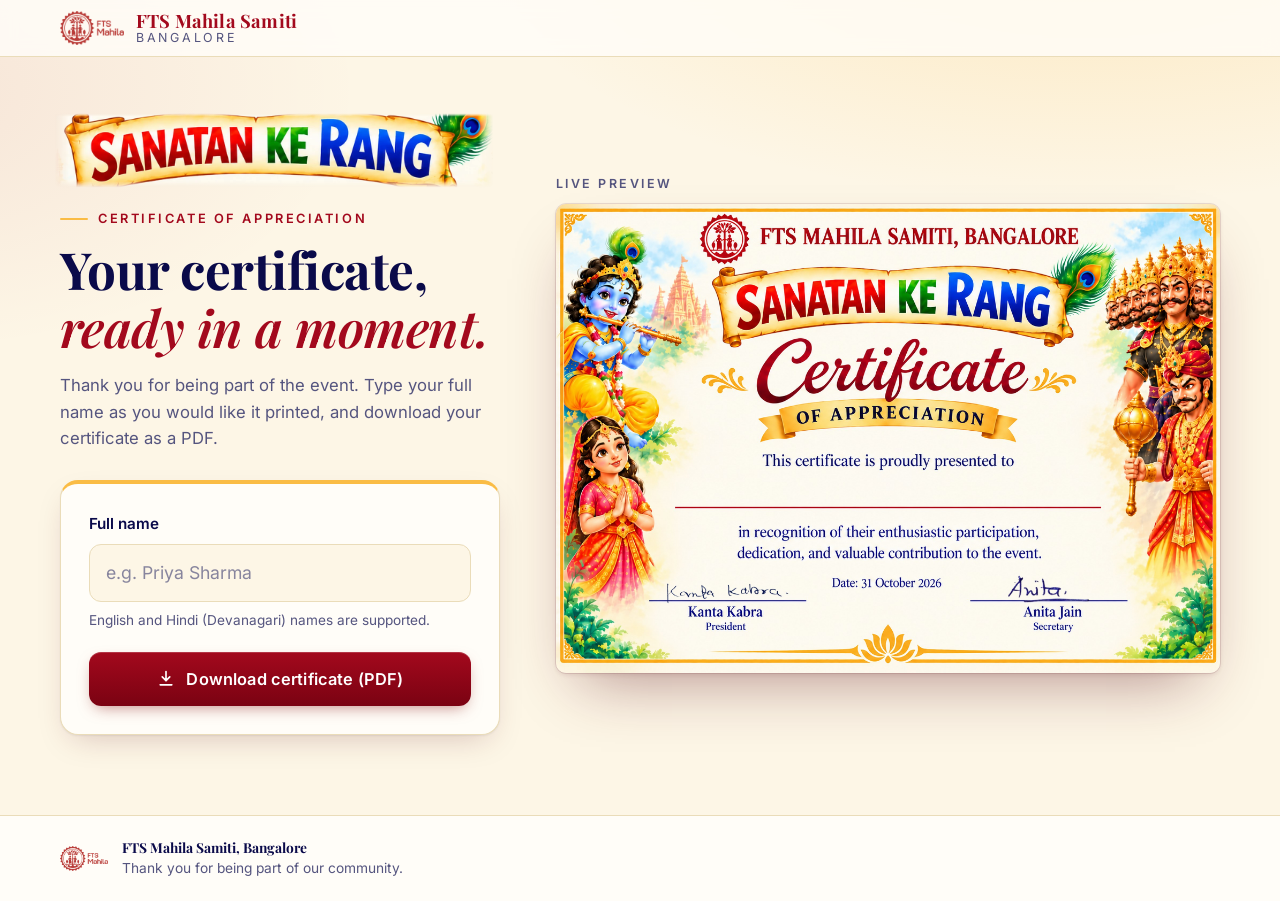
<file: certificate/index.html>
<!doctype html>
<html lang="en">
<head>
<meta charset="utf-8">
<meta name="viewport" content="width=device-width, initial-scale=1, viewport-fit=cover">
<title>Certificate Generator | FTS Mahila Samiti, Bangalore</title>
<meta name="description" content="Get your Sanatan Ke Rang Certificate of Appreciation from FTS Mahila Samiti, Bangalore. Enter your full name and download your certificate as a PDF.">
<meta name="theme-color" content="#fdf6e6">
<meta name="color-scheme" content="light">
<link rel="icon" type="image/png" href="assets/logo.png">
<link rel="preload" href="assets/fonts/playfair-display-latin-600-italic.woff2" as="font" type="font/woff2" crossorigin>
<link rel="preload" href="assets/certificate-template.jpg" as="image">
<link rel="stylesheet" href="styles.css">
</head>
<body>
<a class="skip" href="#generator">Skip to the certificate form</a>

<header class="site-header">
  <div class="wrap header-row">
    <a class="brand" href="./" aria-label="FTS Mahila Samiti, Bangalore - home">
      <img src="assets/logo.png" alt="" width="64" height="34">
      <span class="brand-text">
        <strong>FTS Mahila Samiti</strong>
        <span>Bangalore</span>
      </span>
    </a>
  </div>
</header>

<main>
  <section class="hero wrap" id="generator" aria-labelledby="title">
    <div class="intro">
      <img class="event-banner" src="assets/banner.webp" alt="Sanatan Ke Rang" width="1200" height="206" fetchpriority="high">
      <p class="eyebrow">Certificate of Appreciation</p>
      <h1 id="title">Your certificate,<br><em>ready in a moment.</em></h1>
      <p class="lede">Thank you for being part of the event. Type your full name as you would like it printed, and download your certificate as a PDF.</p>

      <form id="cert-form" class="card" novalidate autocomplete="off">
        <label for="name">Full name</label>
        <div class="field">
          <input id="name" name="name" type="text" inputmode="text" autocomplete="name"
                 maxlength="60" placeholder="e.g. Priya Sharma" required
                 aria-describedby="hint error" spellcheck="false" autocapitalize="words" enterkeyhint="done">
        </div>
        <p id="hint" class="hint">English and Hindi (Devanagari) names are supported.</p>
        <p id="error" class="error" role="alert" hidden></p>

        <button id="submit" class="btn" type="submit">
          <svg viewBox="0 0 24 24" width="20" height="20" aria-hidden="true" focusable="false"><path d="M12 3v11m0 0 4.5-4.5M12 14 7.5 9.5M5 19h14" fill="none" stroke="currentColor" stroke-width="2" stroke-linecap="round" stroke-linejoin="round"/></svg>
          <span id="submit-label">Download certificate (PDF)</span>
        </button>
        <p id="status" class="status" role="status" aria-live="polite"></p>
      </form>
    </div>

    <div class="preview-col">
      <p class="preview-label" id="preview-label">Live preview</p>
      <figure class="preview" aria-labelledby="preview-label">
        <div class="cert" id="cert-preview">
          <img src="assets/certificate-template.jpg" alt="Sanatan Ke Rang Certificate of Appreciation from FTS Mahila Samiti, Bangalore" width="2480" height="1754" decoding="async">
          <span class="cert-name" id="preview-name" aria-hidden="true"></span>
        </div>
      </figure>
    </div>
  </section>
</main>

<footer class="site-footer">
  <div class="wrap">
    <img src="assets/logo.png" alt="" width="48" height="25">
    <p><strong>FTS Mahila Samiti, Bangalore</strong><br>Thank you for being part of our community.</p>
  </div>
</footer>

<script src="vendor/pdf-lib.min.js"></script>
<script src="vendor/regenerator-runtime.js"></script>
<script src="vendor/fontkit.umd.min.js"></script>
<script src="filename.js"></script>
<script src="app.js"></script>
</body>
</html>
</file>
<file: certificate/styles.css>
/* FTS Mahila Samiti, Bangalore - certificate generator */

@font-face {
  font-family: "Playfair Display";
  font-style: normal;
  font-weight: 700;
  font-display: swap;
  src: url("assets/fonts/playfair-display-latin-700-normal.woff2") format("woff2");
}
@font-face {
  font-family: "Playfair Display";
  font-style: italic;
  font-weight: 600;
  font-display: swap;
  src: url("assets/fonts/playfair-display-latin-600-italic.woff2") format("woff2");
}
@font-face {
  font-family: "Noto Serif Devanagari";
  font-style: normal;
  font-weight: 600;
  font-display: swap;
  src: url("assets/fonts/noto-serif-devanagari-devanagari-600-normal.woff") format("woff");
}
@font-face {
  font-family: "Inter";
  font-style: normal;
  font-weight: 400;
  font-display: swap;
  src: url("assets/fonts/inter-latin-400-normal.woff2") format("woff2");
}
@font-face {
  font-family: "Inter";
  font-style: normal;
  font-weight: 600;
  font-display: swap;
  src: url("assets/fonts/inter-latin-600-normal.woff2") format("woff2");
}

/*
 * Palette sampled from the certificate itself:
 *   ivory paper #fdfaf3 | gold #fabc45 | crimson #a3091d / #8f0215 | navy #000165
 * The red/green/blue of the "Sanatan Ke Rang" title is left to the banner artwork.
 */
:root {
  color-scheme: light;
  --cream: #fdf6e6;          /* page */
  --paper: #fffdf8;          /* cards, header */
  --ink: #0a0a4a;            /* navy text, a touch softer than the certificate's #000165 */
  --ink-soft: #55557f;
  --line: #eadcb9;
  --red: #a3091d;            /* crimson: buttons, brand */
  --red-deep: #7a0212;
  --accent: #a3091d;         /* text accents (eyebrow, emphasis) */
  --gold: #fabc45;
  --gold-soft: #fbe6b0;
  --ok: #1d6b3a;
  --error: #a3091d;
  --glow-a: rgba(250, 188, 69, .26);
  --glow-b: rgba(163, 9, 29, .08);
  --shadow: 0 1px 2px rgba(10, 10, 74, .06), 0 12px 32px -12px rgba(92, 18, 32, .25);
  --radius: 18px;
  --serif: "Playfair Display", "Noto Serif Devanagari", Georgia, "Times New Roman", serif;
  --sans: "Inter", system-ui, -apple-system, "Segoe UI", Roboto, sans-serif;
}

* { box-sizing: border-box; }
html { -webkit-text-size-adjust: 100%; }

body {
  margin: 0;
  font-family: var(--sans);
  color: var(--ink);
  background-color: var(--cream);
  background-image:
    radial-gradient(900px 420px at 85% -10%, var(--glow-a), transparent 70%),
    radial-gradient(700px 380px at -10% 10%, var(--glow-b), transparent 70%);
  background-repeat: no-repeat;
  line-height: 1.6;
  min-height: 100vh;
  display: flex;
  flex-direction: column;
}

img { max-width: 100%; height: auto; }
.wrap { width: min(1160px, 100% - 32px); margin-inline: auto; }

.skip {
  position: absolute; left: 16px; top: -60px;
  background: var(--red); color: #fff;
  padding: 10px 16px; border-radius: 10px; z-index: 10;
  text-decoration: none; font-weight: 600;
}
.skip:focus { top: 12px; }

/* Header */
.site-header {
  border-bottom: 1px solid var(--line);
  background: color-mix(in srgb, var(--paper) 82%, transparent);
  backdrop-filter: blur(8px);
  position: sticky; top: 0; z-index: 5;
}
.header-row { display: flex; align-items: center; justify-content: space-between; gap: 16px; padding: 10px 0; }
.brand { display: flex; align-items: center; gap: 12px; color: var(--ink); text-decoration: none; }
.brand img { width: 64px; height: auto; display: block; }
.brand-text { display: flex; flex-direction: column; line-height: 1.15; }
.brand-text strong { font-family: var(--serif); font-size: 1.15rem; letter-spacing: .01em; color: var(--accent); }
.brand-text span { font-size: .78rem; letter-spacing: .22em; text-transform: uppercase; color: var(--ink-soft); }

/* Hero */
.hero { display: grid; gap: 32px; padding: 32px 0 56px; align-items: start; }
@media (min-width: 960px) {
  .hero { grid-template-columns: minmax(340px, 440px) 1fr; gap: 56px; padding: 56px 0 80px; align-items: center; }
}

.eyebrow {
  margin: 0 0 12px; font-size: .8rem; font-weight: 600; letter-spacing: .2em; text-transform: uppercase; color: var(--accent);
  display: inline-flex; align-items: center; gap: 10px;
}
.eyebrow::before { content: ""; width: 28px; height: 2px; background: var(--gold); border-radius: 2px; }

h1 {
  font-family: var(--serif); font-weight: 700;
  font-size: clamp(2rem, 1.4rem + 2.8vw, 3.2rem);
  line-height: 1.12; margin: 0 0 16px; letter-spacing: -.01em; text-wrap: balance;
}
h1 em { font-style: italic; font-weight: 600; color: var(--accent); }
.lede { margin: 0 0 28px; color: var(--ink-soft); font-size: 1.04rem; max-width: 46ch; }
.lede strong { color: var(--ink); }

/* Form card */
.card {
  background: var(--paper); border: 1px solid var(--line); border-radius: var(--radius);
  padding: 22px; box-shadow: var(--shadow);
  border-top: 4px solid var(--gold);
}
@media (min-width: 480px) { .card { padding: 28px; } }
label { display: block; font-weight: 600; font-size: .95rem; margin-bottom: 8px; }
.field input {
  width: 100%; font: inherit; font-size: 1.1rem; color: var(--ink);
  background: var(--cream); border: 1.5px solid var(--line); border-radius: 12px;
  padding: 14px 16px; min-height: 52px;
  transition: border-color .15s, box-shadow .15s;
}
.field input::placeholder { color: color-mix(in srgb, var(--ink-soft) 70%, transparent); }
.field input:hover { border-color: color-mix(in srgb, var(--accent) 45%, var(--line)); }
.field input:focus-visible { outline: none; border-color: var(--accent); box-shadow: 0 0 0 4px color-mix(in srgb, var(--accent) 28%, transparent); }
.field input[aria-invalid="true"] { border-color: var(--error); }
.hint { margin: 8px 0 0; font-size: .85rem; color: var(--ink-soft); }
.error { margin: 10px 0 0; font-size: .9rem; font-weight: 600; color: var(--error); }

.btn {
  margin-top: 20px; width: 100%; min-height: 54px;
  display: inline-flex; align-items: center; justify-content: center; gap: 10px;
  font: inherit; font-weight: 600; font-size: 1.02rem; letter-spacing: .01em;
  color: #fff; background: linear-gradient(180deg, var(--red), var(--red-deep));
  border: 0; border-radius: 12px; cursor: pointer; padding: 14px 20px;
  box-shadow: 0 6px 16px -6px rgba(143, 31, 30, .6), inset 0 1px 0 rgba(255, 255, 255, .18);
  transition: transform .12s, box-shadow .12s, filter .12s;
}
.btn:hover { transform: translateY(-1px); filter: brightness(1.06); box-shadow: 0 10px 20px -8px rgba(143, 31, 30, .7), inset 0 1px 0 rgba(255, 255, 255, .18); }
.btn:active { transform: translateY(0); }
.btn:focus-visible { outline: 3px solid var(--gold); outline-offset: 3px; }
.btn[disabled] { opacity: .7; cursor: progress; transform: none; }
.btn .spin { animation: spin .8s linear infinite; }
@keyframes spin { to { transform: rotate(360deg); } }

.status { margin: 12px 0 0; font-size: .92rem; font-weight: 600; color: var(--ok); text-align: center; }
.status:empty { display: none; }

/* Preview */
.preview-label { margin: 0 0 10px; font-size: .78rem; font-weight: 600; letter-spacing: .2em; text-transform: uppercase; color: var(--ink-soft); }
.preview { margin: 0; }

.cert {
  position: relative; container-type: inline-size;
  aspect-ratio: 841.89 / 595.276;
  border-radius: 10px; overflow: hidden;
  background: #fffaf0;
  box-shadow: 0 2px 4px rgba(92, 18, 32, .1), 0 30px 60px -24px rgba(92, 18, 32, .45);
  outline: 1px solid rgba(92, 18, 32, .12);
}
.cert img { display: block; width: 100%; height: 100%; }
.cert-name {
  position: absolute; left: 50%; transform: translateX(-50%);
  /* baseline is positioned by JS via --base (fraction of page height from top) */
  bottom: calc((1 - var(--base, .6375)) * 100% - .085em);
  line-height: 1; white-space: nowrap;
  font-family: var(--serif); font-weight: 600; font-style: italic;
  font-size: calc(var(--pt, 40) * 100cqw / 841.89);
  color: #5c1220; /* printed colour is always the same, whatever the site theme */
  transition: opacity .15s;
}
.cert-name.is-deva { font-style: normal; }
.cert-name:empty { opacity: 0; }

/* Footer */
.site-footer { margin-top: auto; border-top: 1px solid var(--line); background: var(--paper); }
.site-footer .wrap { display: flex; align-items: center; gap: 14px; padding: 22px 0; }
.site-footer img { width: 48px; height: auto; }
.site-footer p { margin: 0; font-size: .86rem; color: var(--ink-soft); line-height: 1.45; }
.site-footer strong { color: var(--ink); font-family: var(--serif); }

@media (max-width: 480px) {
  }
@media (prefers-reduced-motion: reduce) {
  *, *::before, *::after { animation: none !important; transition: none !important; }
}

/* Event banner */
.event-banner { display: block; width: min(100%, 440px); height: auto; margin: 0 0 14px -6px; }

/* Tablet and below: single centred column, never wider than a comfortable reading width */
@media (max-width: 959px) {
  .intro, .preview-col { width: 100%; max-width: 680px; margin-inline: auto; }
}

/* Phones */
@media (max-width: 640px) {
  .wrap { width: calc(100% - 32px); }
  .header-row { padding: 8px 0; }
  .brand { gap: 10px; }
  .brand img { width: 52px; }
  .brand-text strong { font-size: 1.02rem; }
  .brand-text span { font-size: .68rem; letter-spacing: .2em; }

  .hero { padding: 14px 0 32px; gap: 22px; }
  .event-banner { width: min(100%, 360px); margin: 0 auto 6px; }
  .intro { text-align: center; }
  .eyebrow { justify-content: center; font-size: .72rem; letter-spacing: .16em; margin-bottom: 8px; }
  .eyebrow::before { display: none; }
  h1 { font-size: 1.85rem; margin-bottom: 10px; }
  .lede { font-size: .98rem; margin: 0 auto 18px; max-width: 34ch; }
  .card { text-align: left; padding: 18px 16px 16px; border-radius: 16px; }
  .field input { font-size: 1.05rem; min-height: 54px; }
  .btn { min-height: 56px; margin-top: 16px; font-size: 1.05rem; }
  .status { margin-top: 10px; }
  .status:empty { display: none; }

  /* The certificate preview goes edge to edge so the name is as readable as possible */
  .preview-col { margin-inline: -16px; width: calc(100% + 32px); max-width: none; }
  .preview-label { text-align: center; margin-bottom: 8px; }
  .cert { border-radius: 0; outline: 0; box-shadow: 0 10px 30px -18px rgba(92, 18, 32, .5); }

  .site-footer .wrap { padding: 18px 0 calc(18px + env(safe-area-inset-bottom)); }
}

/* Very small phones */
@media (max-width: 360px) {
  h1 { font-size: 1.6rem; }
  .btn { font-size: .95rem; gap: 8px; padding-inline: 12px; white-space: nowrap; }
  .brand-text strong { font-size: .94rem; }
}
</file>
